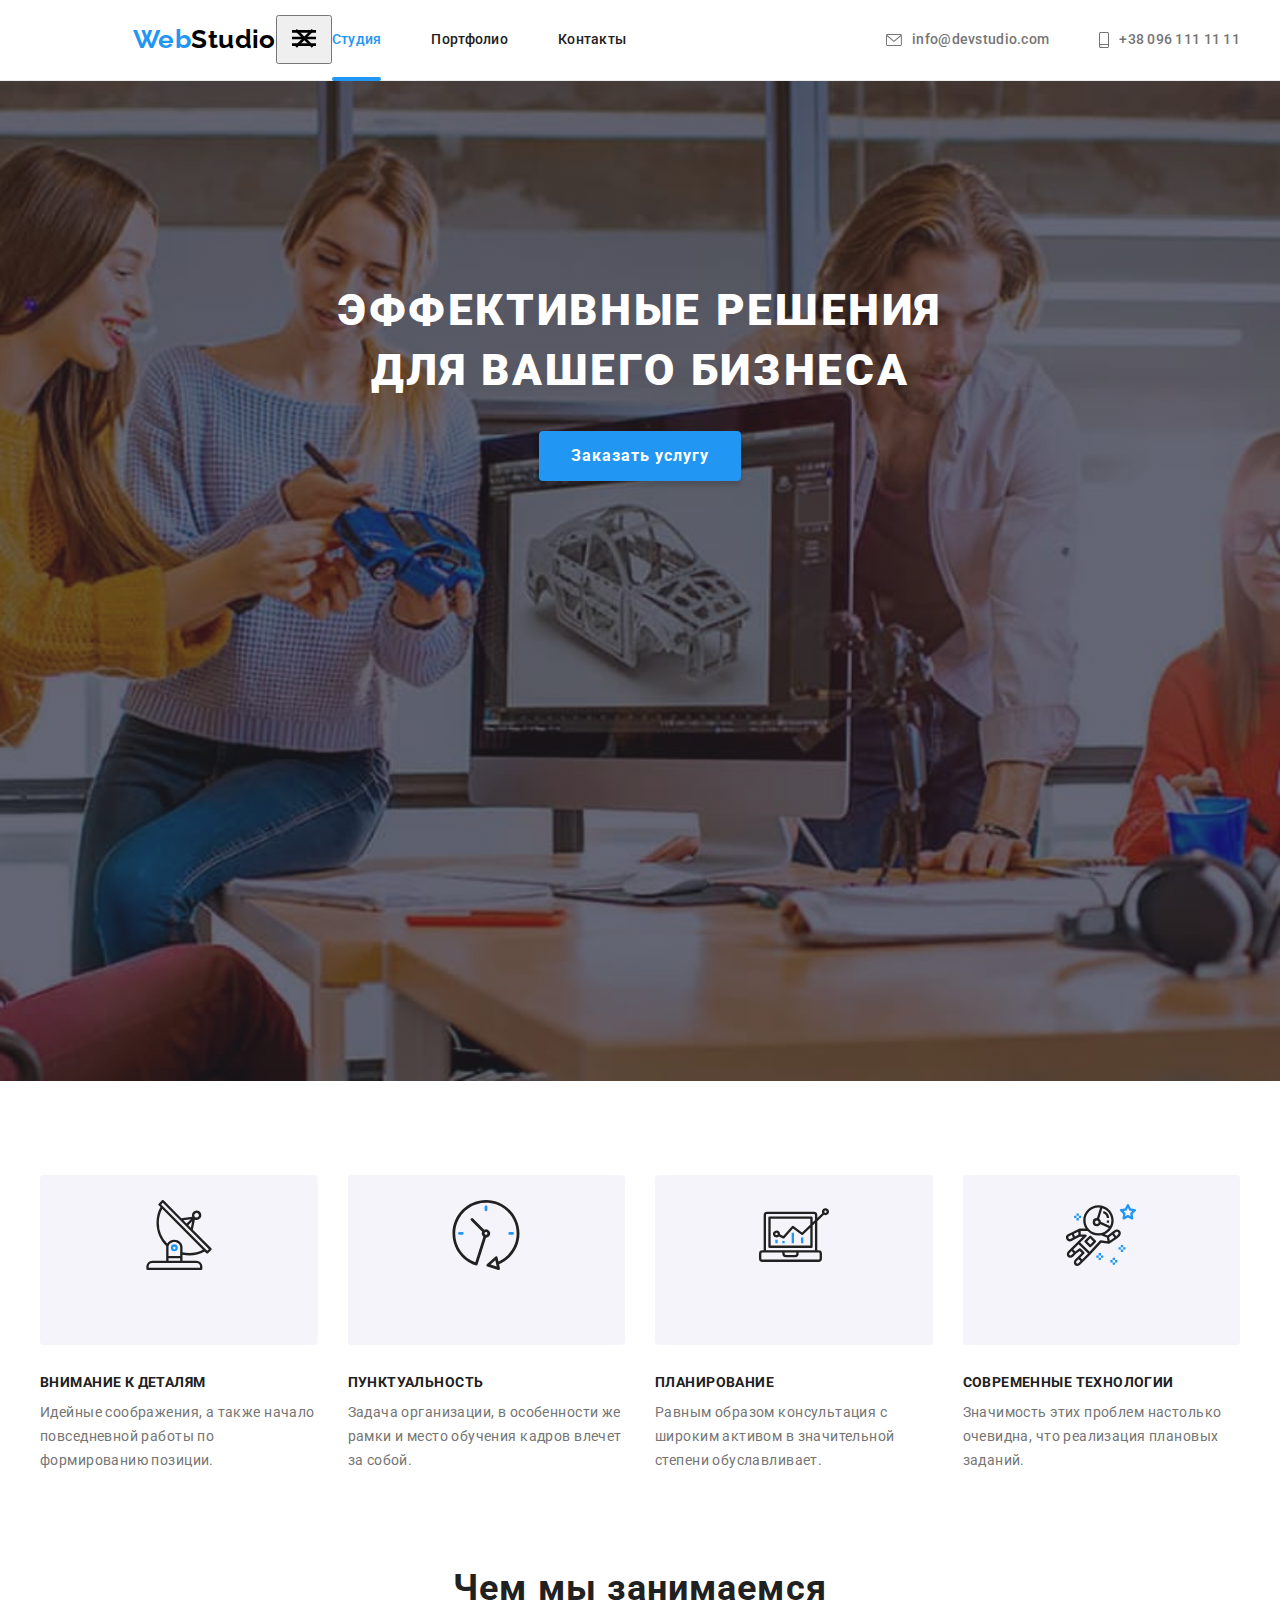
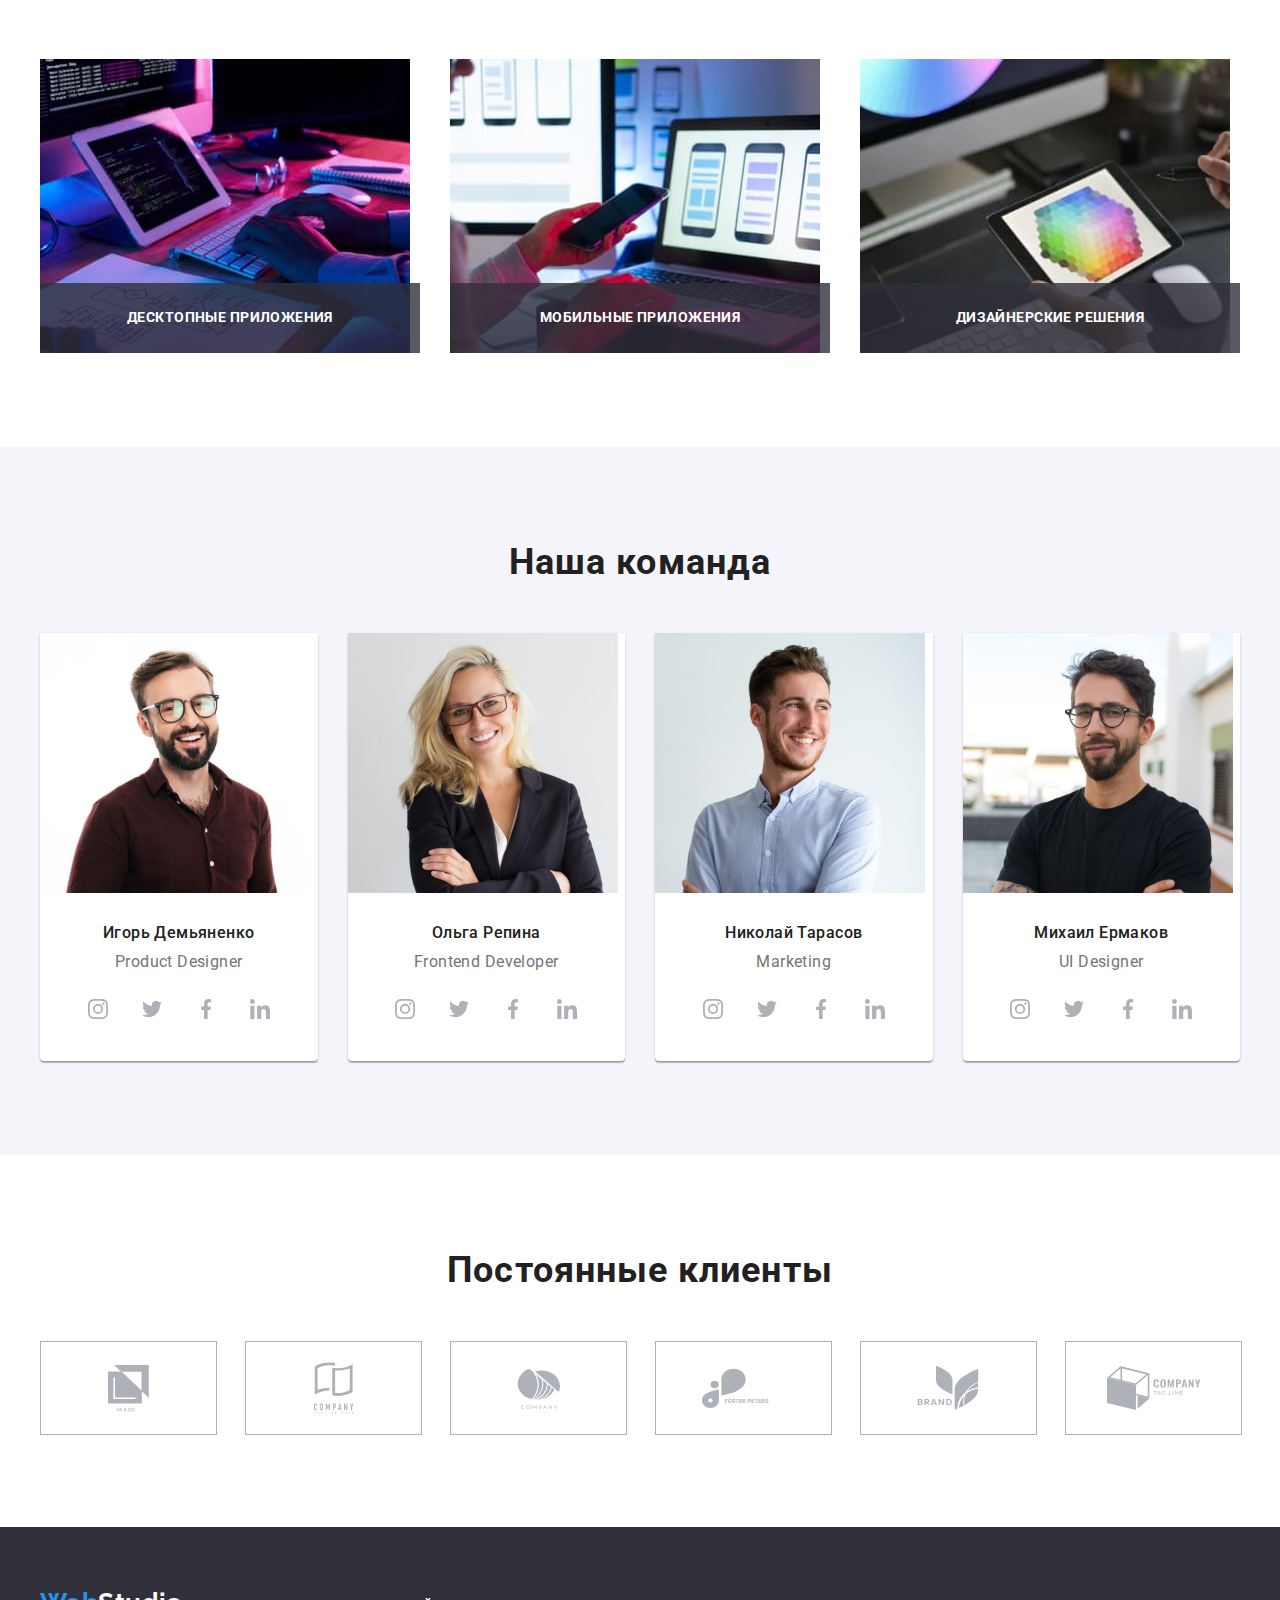
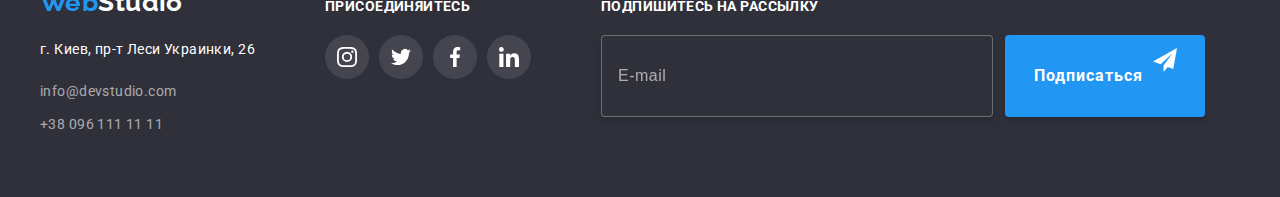
<file: index.html>
<!DOCTYPE html>
<html lang="ru">
  <head>
    <meta charset="UTF-8" />
    <meta http-equiv="X-UA-Compatible" content="IE=edge" />
    <meta name="viewport" content="width=device-width, initial-scale=1.0" />
    <title>Web Studio</title>
    <link rel="preconnect" href="https://fonts.gstatic.com" />
    <link
      href="https://fonts.googleapis.com/css2?family=Raleway:wght@700&family=Roboto:wght@400;500;700;900&display=swap"
      rel="stylesheet"
    />
    <link
      rel="stylesheet"
      href="https://cdnjs.cloudflare.com/ajax/libs/modern-normalize/1.0.0/modern-normalize.min.css"
      integrity="sha512-ISS7cAi1PEhQ8jnbJpJZMd29NlhNj4AWYyLOSp2CE/CsHxTCu+r+t0D2yoJudVrd0/8fTVPUVDzY5Tvli75u/g=="
      crossorigin="anonymous"
    />
    <link rel="stylesheet" href="./css/main.min.css" />
  </head>
  <body>
    <!--Шапка сайту-->
    <header class="page-header">
      <div class="container">
        <div class="page-header__wrap">
          <nav class="main-nav">
            <a href="./index.html" class="logo"
              ><span class="logo__accent">Web</span>Studio</a
            >
            <button
              type="button"
              class="menu-button is-open"
              aria-expanded="false"
              aria-controls="menu-container"
              data-menu-button
            >
              <svg
                width="40"
                height="40"
                aria-label="Переключатель мобильного меню"
              >
                <use class="icon-cross" href="./images/icons.svg#cross"></use>
                <use class="icon-menu" href="./images/icons.svg#menu"></use>
              </svg>
            </button>
            <ul class="main-nav__list">
              <li class="main-nav__item">
                <a
                  href="./index.html"
                  class="main-nav__link main-nav__link--current"
                  >Студия</a
                >
              </li>
              <li class="main-nav__item">
                <a href="./portfolio.html" class="main-nav__link">Портфолио</a>
              </li>
              <li class="main-nav__item">
                <a href="" class="main-nav__link">Контакты</a>
              </li>
            </ul>
          </nav>
          <!--Контакти-->
          <ul class="contacts-nav">
            <li class="contacts-nav__item">
              <a href="mailto:info@devstudio.com" class="contacts-nav__link">
                <svg class="contacts-nav__icon" width="16px" height="12px">
                  <use href="./images/icons.svg#icon-envelope"></use>
                </svg>
                info@devstudio.com
              </a>
            </li>
            <li class="contacts-nav__item">
              <a href="tel:+380961111111" class="contacts-nav__link">
                <svg class="contacts-nav__icon" width="10px" height="16px">
                  <use href="./images/icons.svg#icon-smartphone"></use>
                </svg>
                +38 096 111 11 11</a
              >
            </li>
          </ul>
        </div>
      </div>
    </header>
    <main>
      <!--Герой-->
      <section class="hero">
        <h1 class="hero__title">
          Эффективные решения <br />
          для вашего бизнеса
        </h1>
        <button type="button" class="button" data-modal-open>
          Заказать услугу
        </button>
      </section>
      <!--Переваги-->
      <section class="section advantages">
        <div class="container">
          <h2 class="visually-hidden">Наши преимущества</h2>
          <ul class="advantages__list">
            <li class="advantages__list-item">
              <div class="advantages__thumb">
                <svg class="advantages__icon" width="70px" height="70px">
                  <use href="./images/icons.svg#icon-antenna"></use>
                </svg>
              </div>
              <h3 class="advantages__list-title">Внимание к деталям</h3>
              <p class="advantages__list-text">
                Идейные соображения, а также начало повседневной работы по
                формированию позиции.
              </p>
            </li>
            <li class="advantages__list-item">
              <div class="advantages__thumb">
                <svg class="advantages__icon" width="70px" height="70px">
                  <use href="./images/icons.svg#icon-clock"></use>
                </svg>
              </div>
              <h3 class="advantages__list-title">Пунктуальность</h3>
              <p class="advantages__list-text">
                Задача организации, в особенности же рамки и место обучения
                кадров влечет за собой.
              </p>
            </li>
            <li class="advantages__list-item">
              <div class="advantages__thumb">
                <svg class="advantages__icon" width="70px" height="70px">
                  <use href="./images/icons.svg#icon-diagram"></use>
                </svg>
              </div>
              <h3 class="advantages__list-title">Планирование</h3>
              <p class="advantages__list-text">
                Равным образом консультация с широким активом в значительной
                степени обуславливает.
              </p>
            </li>
            <li class="advantages__list-item">
              <div class="advantages__thumb">
                <svg class="advantages__icon" width="70px" height="70px">
                  <use href="./images/icons.svg#icon-astronaut"></use>
                </svg>
              </div>
              <h3 class="advantages__list-title">Современные технологии</h3>
              <p class="advantages__list-text">
                Значимость этих проблем настолько очевидна, что реализация
                плановых заданий.
              </p>
            </li>
          </ul>
        </div>
      </section>
      <!--Чим займаємось-->
      <section class="works section">
        <div class="container">
          <h2 class="section__title">Чем мы занимаемся</h2>
          <ul class="works__list">
            <li class="works__list-item">
              <div class="works__thumb">
                <img
                  src="./images/example_1.jpg"
                  alt="Человек за комп'ютером"
                  width="370"
                />
                <div class="works__label">
                  <b class="works__title">Десктопные приложения</b>
                </div>
              </div>
            </li>
            <li class="works__list-item">
              <div class="works__thumb">
                <img
                  src="./images/example_2.jpg"
                  alt="Человек с телефоном в руке"
                  width="370"
                />
                <div class="works__label">
                  <b class="works__title">Мобильные приложения</b>
                </div>
              </div>
            </li>
            <li class="works__list-item">
              <div class="works__thumb">
                <img
                  src="./images/example_3.jpg"
                  alt="Планшет с изображением цветов"
                  width="370"
                />
                <div class="works__label">
                  <b class="works__title">Дизайнерские решения</b>
                </div>
              </div>
            </li>
          </ul>
        </div>
      </section>
      <!--Наша команда-->
      <section class="team section">
        <div class="container">
          <h2 class="section__title">Наша команда</h2>
          <ul class="team__list">
            <li class="team__list-item">
              <img
                class="team__photo"
                src="./images/employee_1.jpg"
                alt="Фото Игоря Демьяненко"
                width="270"
              />

              <h3 class="team__member">Игорь Демьяненко</h3>
              <p class="team__position">Product Designer</p>
              <ul class="social">
                <li class="social__list-item">
                  <a href="https://www.instagram.com/" class="social__link">
                    <svg class="social__icon" width="20px" height="20px">
                      <use href="./images/icons.svg#icon-instagram"></use>
                    </svg>
                  </a>
                </li>
                <li class="social__list-item">
                  <a href="https://twitter.com/?lang=uk" class="social__link">
                    <svg class="social__icon" width="20px" height="20px">
                      <use href="./images/icons.svg#icon-twitter"></use>
                    </svg>
                  </a>
                </li>
                <li class="social__list-item">
                  <a href="https://www.facebook.com/" class="social__link">
                    <svg class="social__icon" width="20px" height="20px">
                      <use href="./images/icons.svg#icon-facebook"></use>
                    </svg>
                  </a>
                </li>
                <li class="social__list-item">
                  <a href="https://www.linkedin.com/feed/" class="social__link">
                    <svg class="social__icon" width="20px" height="20px">
                      <use href="./images/icons.svg#icon-linkedin"></use>
                    </svg>
                  </a>
                </li>
              </ul>
            </li>
            <li class="team__list-item">
              <img
                class="team__photo"
                src="./images/employee_2.jpg"
                alt="Фото Ольги Репиной"
                width="270"
              />

              <h3 class="team__member">Ольга Репина</h3>
              <p class="team__position">Frontend Developer</p>
              <ul class="social">
                <li class="social__list-item">
                  <a href="https://www.instagram.com/" class="social__link">
                    <svg class="social__icon" width="20px" height="20px">
                      <use href="./images/icons.svg#icon-instagram"></use>
                    </svg>
                  </a>
                </li>
                <li class="social__list-item">
                  <a href="https://twitter.com/?lang=uk" class="social__link">
                    <svg class="social__icon" width="20px" height="20px">
                      <use href="./images/icons.svg#icon-twitter"></use>
                    </svg>
                  </a>
                </li>
                <li class="social__list-item">
                  <a href="https://www.facebook.com/" class="social__link">
                    <svg class="social__icon" width="20px" height="20px">
                      <use href="./images/icons.svg#icon-facebook"></use>
                    </svg>
                  </a>
                </li>
                <li class="social__list-item">
                  <a href="https://www.linkedin.com/feed/" class="social__link">
                    <svg class="social__icon" width="20px" height="20px">
                      <use href="./images/icons.svg#icon-linkedin"></use>
                    </svg>
                  </a>
                </li>
              </ul>
            </li>
            <li class="team__list-item">
              <img
                class="team__photo"
                src="./images/employee_3.jpg"
                alt="Фото Николая Тарасова"
                width="270"
              />

              <h3 class="team__member">Николай Тарасов</h3>
              <p class="team__position">Marketing</p>
              <ul class="social">
                <li class="social__list-item">
                  <a href="https://www.instagram.com/" class="social__link">
                    <svg class="social__icon" width="20px" height="20px">
                      <use href="./images/icons.svg#icon-instagram"></use>
                    </svg>
                  </a>
                </li>
                <li class="social__list-item">
                  <a href="https://twitter.com/?lang=uk" class="social__link">
                    <svg class="social__icon" width="20px" height="20px">
                      <use href="./images/icons.svg#icon-twitter"></use>
                    </svg>
                  </a>
                </li>
                <li class="social__list-item">
                  <a href="https://www.facebook.com/" class="social__link">
                    <svg class="social__icon" width="20px" height="20px">
                      <use href="./images/icons.svg#icon-facebook"></use>
                    </svg>
                  </a>
                </li>
                <li class="social__list-item">
                  <a href="https://www.linkedin.com/feed/" class="social__link">
                    <svg class="social__icon" width="20px" height="20px">
                      <use href="./images/icons.svg#icon-linkedin"></use>
                    </svg>
                  </a>
                </li>
              </ul>
            </li>
            <li class="team__list-item">
              <img
                class="team__photo"
                src="./images/employee_4.jpg"
                alt="Фото Михаила Ермакова"
                width="270"
              />

              <h3 class="team__member">Михаил Ермаков</h3>
              <p class="team__position">UI Designer</p>
              <ul class="social">
                <li class="social__list-item">
                  <a href="https://www.instagram.com/" class="social__link">
                    <svg class="social__icon" width="20px" height="20px">
                      <use href="./images/icons.svg#icon-instagram"></use>
                    </svg>
                  </a>
                </li>
                <li class="social__list-item">
                  <a href="https://twitter.com/?lang=uk" class="social__link">
                    <svg class="social__icon" width="20px" height="20px">
                      <use href="./images/icons.svg#icon-twitter"></use>
                    </svg>
                  </a>
                </li>
                <li class="social__list-item">
                  <a href="https://www.facebook.com/" class="social__link">
                    <svg class="social__icon" width="20px" height="20px">
                      <use href="./images/icons.svg#icon-facebook"></use>
                    </svg>
                  </a>
                </li>
                <li class="social__list-item">
                  <a href="https://www.linkedin.com/feed/" class="social__link">
                    <svg class="social__icon" width="20px" height="20px">
                      <use href="./images/icons.svg#icon-linkedin"></use>
                    </svg>
                  </a>
                </li>
              </ul>
            </li>
          </ul>
        </div>
      </section>
      <!-- Наші клієнти -->
      <section class="section clients">
        <div class="container">
          <h2 class="section__title">Постоянные клиенты</h2>
          <ul class="clients__list">
            <li class="clients__item">
              <a href="" class="clients__link">
                <svg class="clients__icon" width="41px" height="46.7px">
                  <use href="./images/icons.svg#icon-group-2"></use>
                </svg>
              </a>
            </li>
            <li class="clients__item">
              <a href="" class="clients__link">
                <svg class="clients__icon" width="40px" height="52px">
                  <use href="./images/icons.svg#icon-group-3"></use>
                </svg>
              </a>
            </li>
            <li class="clients__item">
              <a href="" class="clients__link">
                <svg class="clients__icon" width="43.46px" height="41.18px">
                  <use href="./images/icons.svg#icon-group"></use>
                </svg>
              </a>
            </li>
            <li class="clients__item">
              <a href="" class="clients__link">
                <svg class="clients__icon" width="84.44px" height="40.62px">
                  <use href="./images/icons.svg#icon-group-6"></use>
                </svg>
              </a>
            </li>
            <li class="clients__item">
              <a href="" class="clients__link">
                <svg class="clients__icon" width="62.54px" height="45.43px">
                  <use href="./images/icons.svg#icon-group-4"></use>
                </svg>
              </a>
            </li>
            <li class="clients__item">
              <a href="" class="clients__link">
                <svg class="clients__icon" width="93.79px" height="45.93px">
                  <use href="./images/icons.svg#icon-group-5"></use>
                </svg>
              </a>
            </li>
          </ul>
        </div>
      </section>
    </main>
    <!--Футер сайту-->
    <footer class="page-footer">
      <div class="container page-footer__container">
        <div class="page-footer__thumb">
          <a href="./index.html" class="logo page-footer__logo logo--inversion"
            ><span class="logo__accent">Web</span>Studio</a
          >
          <address class="page-footer__address">
            <p class="page-footer__address-text">
              г. Киев, пр-т Леси Украинки, 26
            </p>
            <a href="mailto:info@devstudio.com" class="page-footer__link">
              info@devstudio.com</a
            >
            <a href="tel:+380961111111" class="page-footer__link"
              >+38 096 111 11 11</a
            >
          </address>
        </div>
        <div class="page-footer__thumb">
          <b class="page-footer__subtitle">Присоединяйтесь</b>
          <ul class="social social--left">
            <li class="social__list-item">
              <a
                href="https://www.instagram.com/"
                class="social__link social__link--gray"
              >
                <svg class="social__icon" width="20px" height="20px">
                  <use href="./images/icons.svg#icon-instagram"></use>
                </svg>
              </a>
            </li>
            <li class="social__list-item">
              <a
                href="https://twitter.com/?lang=uk"
                class="social__link social__link--gray"
              >
                <svg class="social__icon" width="20px" height="20px">
                  <use href="./images/icons.svg#icon-twitter"></use>
                </svg>
              </a>
            </li>
            <li class="social__list-item">
              <a
                href="https://www.facebook.com/"
                class="social__link social__link--gray"
              >
                <svg class="social__icon" width="20px" height="20px">
                  <use href="./images/icons.svg#icon-facebook"></use>
                </svg>
              </a>
            </li>
            <li class="social__list-item">
              <a
                href="https://www.linkedin.com/feed/"
                class="social__link social__link--gray"
              >
                <svg class="social__icon" width="20px" height="20px">
                  <use href="./images/icons.svg#icon-linkedin"></use>
                </svg>
              </a>
            </li>
          </ul>
        </div>
        <div class="page-footer__form-container">
          <b class="page-footer__subtitle">Подпишитесь на рассылку</b>
          <form class="subscribe-form">
            <input
              type="email"
              name="email"
              placeholder="E-mail"
              class="subscribe-form__input"
              id="footer-email"
              autocomplete="off"
            />
            <button type="submit" class="button subscribe-form__button">
              Подписаться
              <svg class="subscribe-form__icon" width="24px" height="24px">
                <use href="./images/icons.svg#icon-send"></use>
              </svg>
            </button>
          </form>
        </div>
      </div>
    </footer>

    <!--Модальне вікно-->
    <div class="backdrop is-hidden" data-modal>
      <div class="modal">
        <button class="modal__button-close" data-modal-close>
          <svg class="modal__icon-close" width="18px" height="18px">
            <use href="./images/icons.svg#icon-close"></use>
          </svg>
        </button>
        <div
          class="modal__wrap"
          role="group"
          aria-labelby="contact-details-head"
        >
          <p class="modal__title" id="contact-details-head">
            Оставьте свои данные, мы вам перезвоним
          </p>
          <form name="contact-form" class="form">
            <div class="form__item">
              <label for="user-name" class="form__label">Имя </label>
              <input
                type="text"
                name="name"
                class="form__input"
                id="user-name"
              />
              <svg class="form__icon" width="18px" height="18px">
                <use href="./images/icons.svg#icon-person"></use>
              </svg>
            </div>
            <div class="form__item">
              <label for="user-tel" class="form__label">Телефон</label>
              <input type="tel" name="tel" class="form__input" id="user-tel" />
              <svg class="form__icon" width="18px" height="18px">
                <use href="./images/icons.svg#icon-phone"></use>
              </svg>
            </div>
            <div class="form__item">
              <label for="user-email" class="form__label">Почта</label>
              <input
                type="email"
                name="email"
                class="form__input"
                id="user-email"
              />
              <svg class="form__icon" width="18px" height="18px">
                <use href="./images/icons.svg#icon-email"></use>
              </svg>
            </div>
            <div class="form__item">
              <label for="user-comment" class="form__label">Комментарий</label>
              <textarea
                name="comment"
                placeholder="Введите текст"
                class="form__input-comment"
                id="user-comment"
              ></textarea>
            </div>

            <label class="form__field">
              <input
                class="form__checkbox"
                type="checkbox"
                name="agreement"
                required
              />
              <span class="form__check"></span>
              <svg class="form__icon-check" width="16" height="15">
                <use href="./images/icons.svg#icon-check"></use>
              </svg>
              <p class="form__field-label">
                Соглашаюсь с рассылкой и принимаю
                <a class="form__license-contract" href="">Условия договора</a>
              </p>
            </label>

            <div class="form__button-thumb">
              <button type="submit" class="button">Отправить</button>
            </div>
          </form>
        </div>
      </div>
    </div>
    <script src="./js/menu.js"></script>
    <script src="./js/modal.js"></script>
  </body>
</html>
</file>
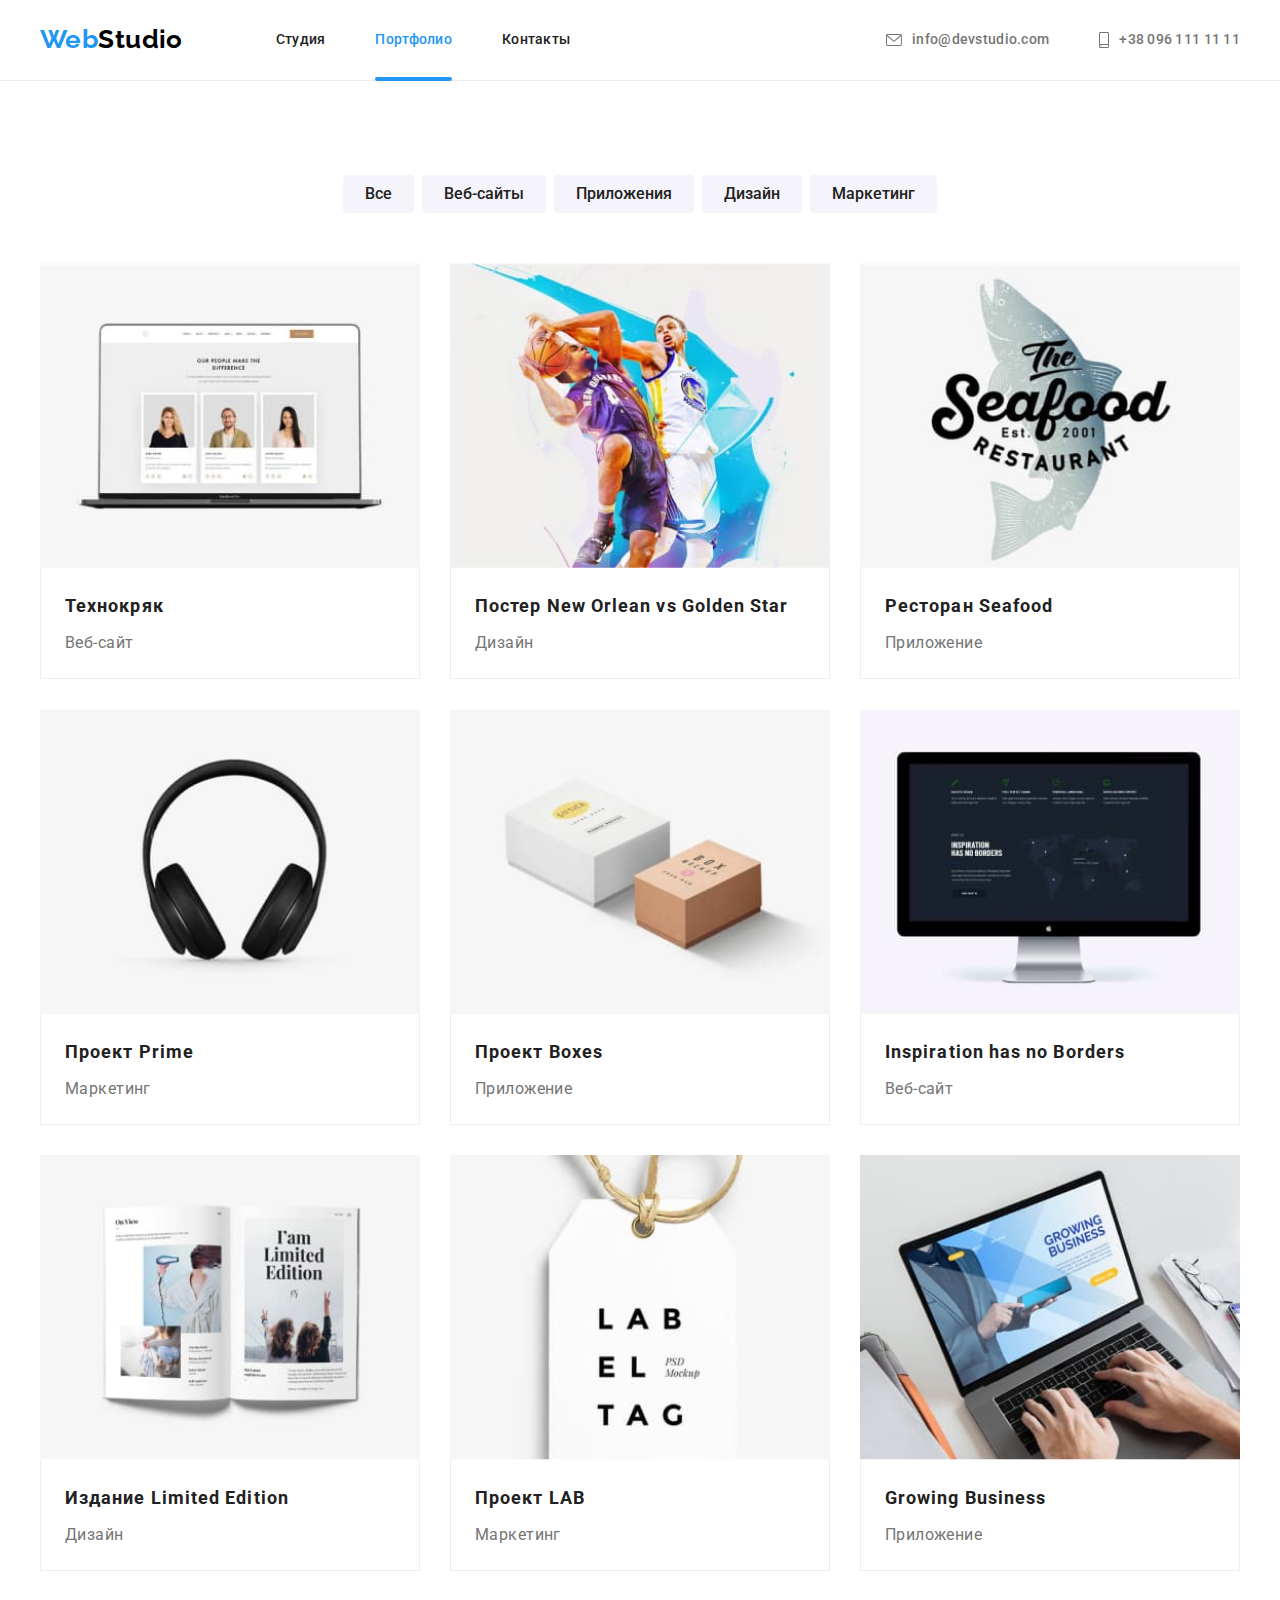
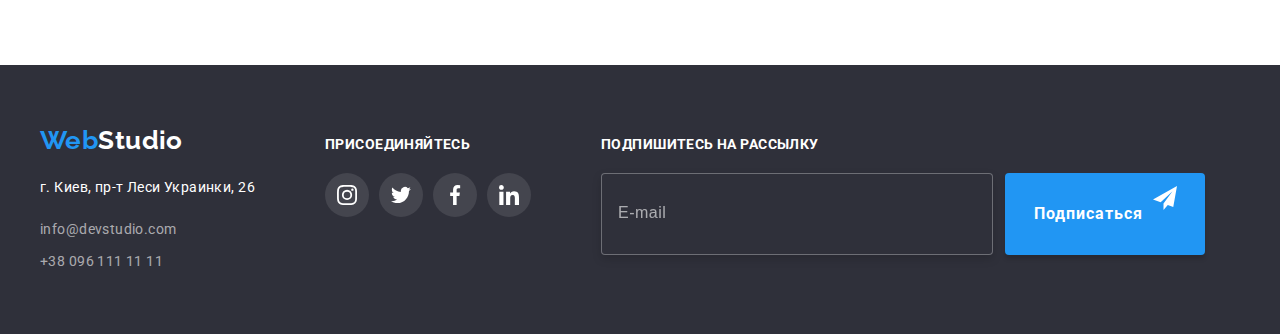
<file: portfolio.html>
<!DOCTYPE html>
<html lang="ru">
  <head>
    <meta charset="UTF-8" />
    <meta http-equiv="X-UA-Compatible" content="IE=edge" />
    <meta name="viewport" content="width=device-width, initial-scale=1.0" />
    <title>Portfolio</title>
    <link rel="preconnect" href="https://fonts.gstatic.com" />
    <link
      href="https://fonts.googleapis.com/css2?family=Raleway:wght@700&family=Roboto:wght@400;500;700;900&display=swap"
      rel="stylesheet"
    />
    <link
      rel="stylesheet"
      href="https://cdnjs.cloudflare.com/ajax/libs/modern-normalize/1.0.0/modern-normalize.min.css"
      integrity="sha512-ISS7cAi1PEhQ8jnbJpJZMd29NlhNj4AWYyLOSp2CE/CsHxTCu+r+t0D2yoJudVrd0/8fTVPUVDzY5Tvli75u/g=="
      crossorigin="anonymous"
    />
    <link rel="stylesheet" href="./css/main.min.css" />
  </head>
  <body class="page">
    <!--Шапка сайту-->
    <header class="page-header">
      <div class="container page-header__container">
        <div class="page-header__wrap">
          <a href="./index.html" class="logo page-header__logo"
            ><span class="logo__accent">Web</span>Studio</a
          >
          <div class="page-header__menu-wrap">
            <nav class="main-nav">
              <ul class="main-nav__list">
                <li class="main-nav__item">
                  <a href="./index.html" class="main-nav__link">Студия</a>
                </li>
                <li class="main-nav__item">
                  <a
                    href="./portfolio.html"
                    class="main-nav__link main-nav__link--current"
                    >Портфолио</a
                  >
                </li>
                <li class="main-nav__item">
                  <a href="" class="main-nav__link">Контакты</a>
                </li>
              </ul>
            </nav>
            <!-- Контакти -->
            <ul class="contacts-nav">
              <li class="contacts-nav__item">
                <a href="mailto:info@devstudio.com" class="contacts-nav__link">
                  <svg
                    class="contacts-nav__icon contacts-nav__icon--mail"
                    width="16px"
                    height="12px"
                  >
                    <use href="./images/icons.svg#icon-envelope"></use>
                  </svg>
                  info@devstudio.com
                </a>
              </li>
              <li class="contacts-nav__item">
                <a href="tel:+380961111111" class="contacts-nav__link">
                  <svg
                    class="contacts-nav__icon contacts-nav__icon--phone"
                    width="10px"
                    height="16px"
                  >
                    <use href="./images/icons.svg#icon-smartphone"></use>
                  </svg>
                  +38 096 111 11 11</a
                >
              </li>
            </ul>
          </div>
        </div>
        <button
          type="button"
          class="mobile-menu__btn"
          aria-label="Переключатель меню сайта"
          data-menu-button
        >
          <svg class="menu-btn__icon" width="40" height="40">
            <use
              class="menu-btn__icon-close"
              href="./images/icons.svg#icon-close"
            ></use>
            <use
              class="menu-btn__icon-menu"
              href="./images/icons.svg#icon-menu"
            ></use>
          </svg>
        </button>
      </div>

      <div class="mobile-menu" data-menu>
        <ul class="mobile-menu__list">
          <li class="mobile-menu__item">
            <a href="./index.html" class="mobile-menu__link">Студия</a>
          </li>
          <li class="mobile-menu__item">
            <a
              href="./portfolio.html"
              class="mobile-menu__link mobile-menu__link--current"
              >Портфолио</a
            >
          </li>
          <li class="mobile-menu__item">
            <a href="" class="mobile-menu__link">Контакты</a>
          </li>
        </ul>
        <ul class="mobile-menu__contacts">
          <li class="mobile-menu__contacts-item">
            <a
              href="tel:+380961111111"
              class="
                mobile-menu__contacts-link mobile-menu__contacts-link--accent
              "
            >
              +38 096 111 11 11</a
            >
          </li>
          <li class="mobile-menu__contacts-item">
            <a
              href="mailto:info@devstudio.com"
              class="mobile-menu__contacts-link"
            >
              info@devstudio.com
            </a>
          </li>
        </ul>
        <ul class="mobile-menu__socials">
          <li class="mobile-menu__social-item">
            <a href="http://instagram.com" class="mobile-menu__social-link"
              >Instagram</a
            >
          </li>
          <li class="mobile-menu__social-item">
            <a href="http://twitter.com" class="mobile-menu__social-link"
              >Twitter</a
            >
          </li>
          <li class="mobile-menu__social-item">
            <a href="http://facebook.com" class="mobile-menu__social-link"
              >Facebook</a
            >
          </li>
          <li class="mobile-menu__social-item">
            <a href="http://linkedin.com" class="mobile-menu__social-link"
              >LinkedIn</a
            >
          </li>
        </ul>
      </div>
    </header>
    <!-- Фільтр послуг -->
    <main>
      <section class="portfolio section">
        <div class="container">
          <h1 class="visually-hidden">Портфолио</h1>
          <div class="portfolio__services">
            <ul class="portfolio__services-list">
              <li class="portfolio__service-item">
                <button type="button" class="service-button">Все</button>
              </li>
              <li class="portfolio__service-item">
                <button type="button" class="service-button">Веб-сайты</button>
              </li>
              <li class="portfolio__service-item">
                <button type="button" class="service-button">Приложения</button>
              </li>
              <li class="portfolio__service-item">
                <button type="button" class="service-button">Дизайн</button>
              </li>
              <li class="portfolio__service-item">
                <button type="button" class="service-button">Маркетинг</button>
              </li>
            </ul>
          </div>
          <!-- Список послуг -->
          <ul class="portfolio-cards">
            <li class="portfolio-cards__item">
              <a href="" class="portfolio-cards__link">
                <div class="portfolio-cards__thumb">
                  <p class="portfolio-cards__decription">
                    Технокряк это современная площадка распространения
                    коронавируса. Компании используют эту платформу для
                    цифрового шпионажа и атак на защищённые сервера конкурентов.
                  </p>
                  <img
                    class="portfolio-cards__image"
                    srcset="
                      ./images/portfolioimages/desktop.jpg    1x,
                      ./images/portfolioimages/desktop@2x.jpg 2x
                    "
                    src="./images/portfolioimages/desktop.jpg"
                    width="450"
                    height="294"
                    alt="Фото сайта Технокряк"
                  />
                </div>
                <div class="portfolio-cards__content">
                  <h2 class="portfolio-cards__item-title">Технокряк</h2>
                  <p class="portfolio-cards__item-text">Веб-сайт</p>
                </div>
              </a>
            </li>
            <li class="portfolio-cards__item">
              <a href="" class="portfolio-cards__link">
                <div class="portfolio-cards__thumb">
                  <p class="portfolio-cards__decription">
                    Технокряк это современная площадка распространения
                    коронавируса. Компании используют эту платформу для
                    цифрового шпионажа и атак на защищённые сервера конкурентов.
                  </p>
                  <img
                    class="portfolio-cards__image"
                    srcset="
                      ./images/portfolioimages/players.jpg    1x,
                      ./images/portfolioimages/players@2x.jpg 2x
                    "
                    src="./images/portfolioimages/players.jpg"
                    width="450"
                    height="294"
                    alt="Фото постера New Orlean vs Golden Star"
                  />
                </div>
                <div class="portfolio-cards__content">
                  <h2 class="portfolio-cards__item-title">
                    Постер New Orlean vs Golden Star
                  </h2>
                  <p class="portfolio-cards__item-text">Дизайн</p>
                </div>
              </a>
            </li>
            <li class="portfolio-cards__item">
              <a href="" class="portfolio-cards__link">
                <div class="portfolio-cards__thumb">
                  <p class="portfolio-cards__decription">
                    Технокряк это современная площадка распространения
                    коронавируса. Компании используют эту платформу для
                    цифрового шпионажа и атак на защищённые сервера конкурентов.
                  </p>
                  <img
                    class="portfolio-cards__image"
                    srcset="
                      ./images/portfolioimages/seafood.jpg    1x,
                      ./images/portfolioimages/seafood@2x.jpg 2x
                    "
                    src="./images/portfolioimages/seafood.jpg"
                    width="450"
                    height="294"
                    alt="Фото логотипа ресторана Seafood"
                  />
                </div>
                <div class="portfolio-cards__content">
                  <h2 class="portfolio-cards__item-title">Ресторан Seafood</h2>
                  <p class="portfolio-cards__item-text">Приложение</p>
                </div>
              </a>
            </li>
            <li class="portfolio-cards__item">
              <a href="" class="portfolio-cards__link">
                <div class="portfolio-cards__thumb">
                  <p class="portfolio-cards__decription">
                    Технокряк это современная площадка распространения
                    коронавируса. Компании используют эту платформу для
                    цифрового шпионажа и атак на защищённые сервера конкурентов.
                  </p>
                  <img
                    class="portfolio-cards__image"
                    srcset="
                      ./images/portfolioimages/headphone.jpg    1x,
                      ./images/portfolioimages/headphone@2x.jpg 2x
                    "
                    src="./images/portfolioimages/headphone.jpg"
                    width="450"
                    height="294"
                    alt="Фото проекта Prime"
                  />
                </div>
                <div class="portfolio-cards__content">
                  <h2 class="portfolio-cards__item-title">Проект Prime</h2>
                  <p class="portfolio-cards__item-text">Маркетинг</p>
                </div>
              </a>
            </li>
            <li class="portfolio-cards__item">
              <a href="" class="portfolio-cards__link">
                <div class="portfolio-cards__thumb">
                  <p class="portfolio-cards__decription">
                    Технокряк это современная площадка распространения
                    коронавируса. Компании используют эту платформу для
                    цифрового шпионажа и атак на защищённые сервера конкурентов.
                  </p>
                  <img
                    class="portfolio-cards__image"
                    srcset="
                      ./images/portfolioimages/box.jpg    1x,
                      ./images/portfolioimages/box@2x.jpg 2x
                    "
                    src="./images/portfolioimages/box.jpg"
                    width="450"
                    height="294"
                    alt="Фото проекта Boxes"
                  />
                </div>
                <div class="portfolio-cards__content">
                  <h2 class="portfolio-cards__item-title">Проект Boxes</h2>
                  <p class="portfolio-cards__item-text">Приложение</p>
                </div>
              </a>
            </li>
            <li class="portfolio-cards__item">
              <a href="" class="portfolio-cards__link">
                <div class="portfolio-cards__thumb">
                  <p class="portfolio-cards__decription">
                    Технокряк это современная площадка распространения
                    коронавируса. Компании используют эту платформу для
                    цифрового шпионажа и атак на защищённые сервера конкурентов.
                  </p>
                  <img
                    class="portfolio-cards__image"
                    srcset="
                      ./images/portfolioimages/monitor.jpg    1x,
                      ./images/portfolioimages/monitor@2x.jpg 2x
                    "
                    src="./images/portfolioimages/monitor.jpg"
                    width="450"
                    height="294"
                    alt="Фото сайта Inspiration has no Borders"
                  />
                </div>
                <div class="portfolio-cards__content">
                  <h2 class="portfolio-cards__item-title">
                    Inspiration has no Borders
                  </h2>
                  <p class="portfolio-cards__item-text">Веб-сайт</p>
                </div>
              </a>
            </li>
            <li class="portfolio-cards__item">
              <a href="" class="portfolio-cards__link">
                <div class="portfolio-cards__thumb">
                  <p class="portfolio-cards__decription">
                    Технокряк это современная площадка распространения
                    коронавируса. Компании используют эту платформу для
                    цифрового шпионажа и атак на защищённые сервера конкурентов.
                  </p>
                  <img
                    class="portfolio-cards__image"
                    srcset="
                      ./images/portfolioimages/book.jpg    1x,
                      ./images/portfolioimages/book@2x.jpg 2x
                    "
                    src="./images/portfolioimages/book.jpg"
                    width="450"
                    height="294"
                    alt="Фото издания Limited Edition"
                  />
                </div>
                <div class="portfolio-cards__content">
                  <h2 class="portfolio-cards__item-title">
                    Издание Limited Edition
                  </h2>
                  <p class="portfolio-cards__item-text">Дизайн</p>
                </div>
              </a>
            </li>
            <li class="portfolio-cards__item">
              <a href="" class="portfolio-cards__link">
                <div class="portfolio-cards__thumb">
                  <p class="portfolio-cards__decription">
                    Технокряк это современная площадка распространения
                    коронавируса. Компании используют эту платформу для
                    цифрового шпионажа и атак на защищённые сервера конкурентов.
                  </p>
                  <img
                    class="portfolio-cards__image"
                    srcset="
                      ./images/portfolioimages/label.jpg    1x,
                      ./images/portfolioimages/label@2x.jpg 2x
                    "
                    src="./images/portfolioimages/label.jpg"
                    width="450"
                    height="294"
                    alt="Фото проекта LAB"
                  />
                </div>
                <div class="portfolio-cards__content">
                  <h2 class="portfolio-cards__item-title">Проект LAB</h2>
                  <p class="portfolio-cards__item-text">Маркетинг</p>
                </div>
              </a>
            </li>
            <li class="portfolio-cards__item">
              <a href="" class="portfolio-cards__link">
                <div class="portfolio-cards__thumb">
                  <p class="portfolio-cards__decription">
                    Технокряк это современная площадка распространения
                    коронавируса. Компании используют эту платформу для
                    цифрового шпионажа и атак на защищённые сервера конкурентов.
                  </p>
                  <img
                    class="portfolio-cards__image"
                    srcset="
                      ./images/portfolioimages/notebook.jpg    1x,
                      ./images/portfolioimages/notebook@2x.jpg 2x
                    "
                    src="./images/portfolioimages/notebook.jpg"
                    width="450"
                    height="294"
                    alt="Фото приложения Growing Business"
                  />
                </div>
                <div class="portfolio-cards__content">
                  <h2 class="portfolio-cards__item-title">Growing Business</h2>
                  <p class="portfolio-cards__item-text">Приложение</p>
                </div>
              </a>
            </li>
          </ul>
        </div>
      </section>
    </main>
    <!--Футер сайту-->
    <footer class="page-footer">
      <div class="container page-footer__container">
        <div class="page-footer__thumb">
          <a href="./index.html" class="logo page-footer__logo logo--inversion"
            ><span class="logo__accent">Web</span>Studio</a
          >
          <address class="page-footer__address">
            <p class="page-footer__address-text">
              г. Киев, пр-т Леси Украинки, 26
            </p>
            <a href="mailto:info@devstudio.com" class="page-footer__link">
              info@devstudio.com</a
            >
            <a href="tel:+380961111111" class="page-footer__link"
              >+38 096 111 11 11</a
            >
          </address>
        </div>
        <div class="page-footer__thumb">
          <b class="page-footer__subtitle">Присоединяйтесь</b>
          <ul class="social social--left">
            <li class="social__list-item">
              <a
                href="https://www.instagram.com/"
                class="social__link social__link--gray"
              >
                <svg class="social__icon" width="20px" height="20px">
                  <use href="./images/icons.svg#icon-instagram"></use>
                </svg>
              </a>
            </li>
            <li class="social__list-item">
              <a
                href="https://twitter.com/?lang=uk"
                class="social__link social__link--gray"
              >
                <svg class="social__icon" width="20px" height="20px">
                  <use href="./images/icons.svg#icon-twitter"></use>
                </svg>
              </a>
            </li>
            <li class="social__list-item">
              <a
                href="https://www.facebook.com/"
                class="social__link social__link--gray"
              >
                <svg class="social__icon" width="20px" height="20px">
                  <use href="./images/icons.svg#icon-facebook"></use>
                </svg>
              </a>
            </li>
            <li class="social__list-item">
              <a
                href="https://www.linkedin.com/feed/"
                class="social__link social__link--gray"
              >
                <svg class="social__icon" width="20px" height="20px">
                  <use href="./images/icons.svg#icon-linkedin"></use>
                </svg>
              </a>
            </li>
          </ul>
        </div>
        <div class="page-footer__form-container">
          <b class="page-footer__subtitle page-footer__subtitle--last"
            >Подпишитесь на рассылку</b
          >
          <form class="subscribe-form">
            <input
              type="email"
              name="email"
              placeholder="E-mail"
              class="subscribe-form__input"
              id="footer-email"
              autocomplete="off"
            />
            <button type="submit" class="button subscribe-form__button">
              Подписаться
              <svg class="subscribe-form__icon" width="24px" height="24px">
                <use href="./images/icons.svg#icon-send"></use>
              </svg>
            </button>
          </form>
        </div>
      </div>
    </footer>
    <script src="./js/menu.js"></script>
  </body>
</html>
</file>
<file: css/main.min.css>
.logo,.contacts-nav__link,.page-footer__link,.mobile-menu__link,.mobile-menu__contacts-link,.mobile-menu__contacts-link--accent,.mobile-menu__social-link{text-decoration:none}.main-nav__list,.contacts-nav,.advantages__list,.works__list,.team__list,.social,.clients__list,.mobile-menu__list,.mobile-menu__contacts,.mobile-menu__socials,.portfolio__services-list,.portfolio-cards{list-style:none;margin:0;padding:0}.main-nav,.works__label,.clients__list,.clients__link,.mobile-menu__btn{display:-webkit-box;display:-ms-flexbox;display:flex;-webkit-box-pack:center;-ms-flex-pack:center;justify-content:center;-webkit-box-align:center;-ms-flex-align:center;align-items:center}body{background-color:#fff;color:#212121;font-family:Roboto, sans-serif;font-weight:400;letter-spacing:0.03em;font-size:14px;margin:0}h1,h2,h3,h4,h5,h6,p,ul{margin:0}img{display:block;max-width:100%;height:auto}.container{width:100%;padding-left:15px;padding-right:15px}@media screen and (min-width: 480px){.container{max-width:480px;margin-left:auto;margin-right:auto}}@media screen and (min-width: 768px){.container{max-width:768px}}@media screen and (min-width: 1200px){.container{max-width:1200px}}.list{margin:0;padding:0;list-style:none}.visually-hidden{position:absolute !important;clip:rect(1px 1px 1px 1px);clip:rect(1px, 1px, 1px, 1px);padding:0 !important;border:0 !important;height:1px !important;width:1px !important;overflow:hidden}.page-header{border-bottom:1px solid #ececec;position:relative}.page-header__container{z-index:1}.page-header__wrap{display:-webkit-box;display:-ms-flexbox;display:flex;-webkit-box-align:center;-ms-flex-align:center;align-items:center;-webkit-box-pack:justify;-ms-flex-pack:justify;justify-content:space-between}.page-header__menu-wrap{display:-webkit-box;display:-ms-flexbox;display:flex;-webkit-box-align:center;-ms-flex-align:center;align-items:center;-webkit-box-pack:justify;-ms-flex-pack:justify;justify-content:space-between;-webkit-box-flex:1;-ms-flex-positive:1;flex-grow:1}@media screen and (max-width: 767px){.page-header__menu-wrap{display:none}}.logo{padding-top:24px;padding-bottom:25px;color:#000;text-decoration:none;font-family:Raleway, sans-serif;font-weight:700;font-size:26px;line-height:1.19}.logo__accent{color:#2196f3}.logo--inversion{color:#fff}@media screen and (max-width: 1199px){.logo{font-size:24px}}@media screen and (min-width: 768px){.main-nav{margin-left:88px}}@media screen and (min-width: 1200px){.main-nav{margin-left:93px}}.main-nav__list{display:-webkit-box;display:-ms-flexbox;display:flex;font-weight:500;line-height:1.14;letter-spacing:0.02em}.main-nav__item:not(:last-child){margin-right:50px}.main-nav__link{display:inline-block;padding-top:32px;padding-bottom:32px;color:#212121;text-decoration:none;-webkit-transition:color 250ms cubic-bezier(0.4, 0, 0.2, 1);transition:color 250ms cubic-bezier(0.4, 0, 0.2, 1)}.main-nav__link:hover,.main-nav__link:focus{color:#2196f3}.main-nav__link--current{position:relative;display:inline-block;color:#2196f3;-webkit-transition:color 250ms cubic-bezier(0.4, 0, 0.2, 1);transition:color 250ms cubic-bezier(0.4, 0, 0.2, 1)}.main-nav__link--current::after{position:absolute;display:block;content:'';height:4px;width:100%;background-color:#2196f3;left:0;bottom:0;border-radius:2px;bottom:-1px}.contacts-nav{display:-webkit-box;display:-ms-flexbox;display:flex;margin-left:auto;font-weight:500;line-height:1.14;letter-spacing:0.02em}@media screen and (max-width: 1199px){.contacts-nav{-webkit-box-orient:vertical;-webkit-box-direction:normal;-ms-flex-direction:column;flex-direction:column;margin-left:84px}}@media screen and (min-width: 1200px){.contacts-nav__item:not(:last-child){margin-right:50px}}.contacts-nav__link{display:-webkit-box;display:-ms-flexbox;display:flex;-webkit-box-align:center;-ms-flex-align:center;align-items:center;padding-top:32px;padding-bottom:32px;color:#757575;font-style:normal;text-decoration:none;-webkit-transition:color 250ms cubic-bezier(0.4, 0, 0.2, 1);transition:color 250ms cubic-bezier(0.4, 0, 0.2, 1)}@media screen and (max-width: 1199px){.contacts-nav__link{padding-top:5px;padding-bottom:5px;font-size:12px;line-height:1.17}}.contacts-nav__link:hover,.contacts-nav__link:focus{color:#2196f3}.contacts-nav__icon{fill:currentColor;margin-right:10px}@media screen and (max-width: 1199px){.contacts-nav__icon{margin-right:8px}.contacts-nav__icon--mail{width:14px;height:10px}.contacts-nav__icon--phone{width:10px;height:14px}}.contacts-nav__icon:hover,.contacts-nav__icon:focus{fill:#2196f3}.section{padding-top:60px;padding-bottom:60px}@media screen and (min-width: 1200px){.section{padding-top:94px;padding-bottom:94px}}.section__title{margin-bottom:30px;font-weight:700;font-size:28px;line-height:1.17;text-align:center;letter-spacing:0.03em}@media screen and (min-width: 1200px){.section__title{margin-bottom:50px;font-size:36px}}.hero{max-width:1600px;min-height:400px;margin-left:auto;margin-right:auto;text-align:center;padding-top:118px;padding-bottom:118px;background-position:center;background-repeat:no-repeat;background-size:cover;background-color:#2f303a}@media screen and (max-width: 767px){.hero{background-image:-webkit-gradient(linear, left top, right top, from(rgba(47,48,58,0.4)), to(rgba(47,48,58,0.4))),url("../images/hero-mobile.jpg");background-image:linear-gradient(to right, rgba(47,48,58,0.4), rgba(47,48,58,0.4)),url("../images/hero-mobile.jpg")}}@media screen and (min-width: 768px){.hero{background-image:-webkit-gradient(linear, left top, right top, from(rgba(47,48,58,0.4)), to(rgba(47,48,58,0.4))),url("../images/hero-tablet.jpg");background-image:linear-gradient(to right, rgba(47,48,58,0.4), rgba(47,48,58,0.4)),url("../images/hero-tablet.jpg")}}@media screen and (min-width: 1200px){.hero{min-height:600px;padding-top:200px;padding-bottom:200px;background-image:-webkit-gradient(linear, left top, right top, from(rgba(47,48,58,0.4)), to(rgba(47,48,58,0.4))),url("../images/banner-photo.jpg");background-image:linear-gradient(to right, rgba(47,48,58,0.4), rgba(47,48,58,0.4)),url("../images/banner-photo.jpg")}}@media screen and (min-device-pixel-ratio: 2) and (max-width: 767px), screen and (-webkit-min-device-pixel-ratio: 2) and (max-width: 767px), screen and (min-resolution: 192dpi) and (max-width: 767px), screen and (min-resolution: 2dppx) and (max-width: 767px){.hero{background-image:-webkit-gradient(linear, left top, right top, from(rgba(47,48,58,0.4)), to(rgba(47,48,58,0.4))),url("../images/hero-mobile@2x.jpg");background-image:linear-gradient(to right, rgba(47,48,58,0.4), rgba(47,48,58,0.4)),url("../images/hero-mobile@2x.jpg");background-size:cover}}@media screen and (min-device-pixel-ratio: 2) and (min-width: 768px), screen and (-webkit-min-device-pixel-ratio: 2) and (min-width: 768px), screen and (min-resolution: 192dpi) and (min-width: 768px), screen and (min-resolution: 2dppx) and (min-width: 768px){.hero{background-image:-webkit-gradient(linear, left top, right top, from(rgba(47,48,58,0.4)), to(rgba(47,48,58,0.4))),url("../images/hero-tablet@2x.jpg");background-image:linear-gradient(to right, rgba(47,48,58,0.4), rgba(47,48,58,0.4)),url("../images/hero-tablet@2x.jpg");background-size:cover}}@media screen and (min-device-pixel-ratio: 2) and (min-width: 1200px), screen and (-webkit-min-device-pixel-ratio: 2) and (min-width: 1200px), screen and (min-resolution: 192dpi) and (min-width: 1200px), screen and (min-resolution: 2dppx) and (min-width: 1200px){.hero{background-image:-webkit-gradient(linear, left top, right top, from(rgba(47,48,58,0.4)), to(rgba(47,48,58,0.4))),url("../images/hero-desktop@2x.jpg");background-image:linear-gradient(to right, rgba(47,48,58,0.4), rgba(47,48,58,0.4)),url("../images/hero-desktop@2x.jpg");background-size:cover}}@media screen and (min-device-pixel-ratio: 3) and (max-width: 767px), screen and (-webkit-min-device-pixel-ratio: 3) and (max-width: 767px), screen and (min-resolution: 288dpi) and (max-width: 767px), screen and (min-resolution: 3dppx) and (max-width: 767px){.hero{background-image:-webkit-gradient(linear, left top, right top, from(rgba(47,48,58,0.4)), to(rgba(47,48,58,0.4))),url("../images/hero-mobile@3x.jpg");background-image:linear-gradient(to right, rgba(47,48,58,0.4), rgba(47,48,58,0.4)),url("../images/hero-mobile@3x.jpg");background-size:cover}}@media screen and (min-device-pixel-ratio: 3) and (min-width: 768px), screen and (-webkit-min-device-pixel-ratio: 3) and (min-width: 768px), screen and (min-resolution: 288dpi) and (min-width: 768px), screen and (min-resolution: 3dppx) and (min-width: 768px){.hero{background-image:-webkit-gradient(linear, left top, right top, from(rgba(47,48,58,0.4)), to(rgba(47,48,58,0.4))),url("../images/hero-tablet@3x.jpg");background-image:linear-gradient(to right, rgba(47,48,58,0.4), rgba(47,48,58,0.4)),url("../images/hero-tablet@3x.jpg");background-size:cover}}@media screen and (min-device-pixel-ratio: 3) and (min-width: 1200px), screen and (-webkit-min-device-pixel-ratio: 3) and (min-width: 1200px), screen and (min-resolution: 288dpi) and (min-width: 1200px), screen and (min-resolution: 3dppx) and (min-width: 1200px){.hero{background-image:-webkit-gradient(linear, left top, right top, from(rgba(47,48,58,0.4)), to(rgba(47,48,58,0.4))),url("../images/hero-desktop@3x.jpg");background-image:linear-gradient(to right, rgba(47,48,58,0.4), rgba(47,48,58,0.4)),url("../images/hero-desktop@3x.jpg");background-size:cover}}.hero__title{margin-top:0;margin-bottom:30px;color:#fff;font-weight:900;font-size:44px;line-height:1.36;letter-spacing:0.06em;text-transform:uppercase}@media screen and (max-width: 1199px){.hero__title{font-size:26px;line-height:1.6}}.button{display:inline-block;font-family:Roboto, sans-serif;color:#fff;background-color:#2196f3;border-color:#2196f3;font-weight:700;font-size:16px;line-height:1.87;letter-spacing:0.06em;cursor:pointer;min-width:200px;min-height:50px;border:none;border-radius:4px;padding:10px 32px;-webkit-box-shadow:0px 4px 4px rgba(0,0,0,0.15);box-shadow:0px 4px 4px rgba(0,0,0,0.15);-webkit-transition:background-color 250ms cubic-bezier(0.4, 0, 0.2, 1);transition:background-color 250ms cubic-bezier(0.4, 0, 0.2, 1)}.button:hover{background-color:#188ce8}.service-button{color:#212121;background-color:#f5f4fa;border-color:#f5f4fa;border:none;font-family:Roboto, sans-serif;font-weight:500;font-size:16px;line-height:1.62;text-align:center;cursor:pointer;border-radius:4px;padding:6px 22px;-webkit-transition:background-color 250ms cubic-bezier(0.4, 0, 0.2, 1),color 250ms cubic-bezier(0.4, 0, 0.2, 1),-webkit-box-shadow 250ms cubic-bezier(0.4, 0, 0.2, 1);transition:background-color 250ms cubic-bezier(0.4, 0, 0.2, 1),color 250ms cubic-bezier(0.4, 0, 0.2, 1),-webkit-box-shadow 250ms cubic-bezier(0.4, 0, 0.2, 1);transition:background-color 250ms cubic-bezier(0.4, 0, 0.2, 1),color 250ms cubic-bezier(0.4, 0, 0.2, 1),box-shadow 250ms cubic-bezier(0.4, 0, 0.2, 1);transition:background-color 250ms cubic-bezier(0.4, 0, 0.2, 1),color 250ms cubic-bezier(0.4, 0, 0.2, 1),box-shadow 250ms cubic-bezier(0.4, 0, 0.2, 1),-webkit-box-shadow 250ms cubic-bezier(0.4, 0, 0.2, 1)}.service-button:hover,.service-button:focus{color:#fff;background-color:#2196f3;-webkit-box-shadow:0px 3px 1px rgba(0,0,0,0.1),0px 1px 2px rgba(0,0,0,0.08),0px 2px 2px rgba(0,0,0,0.12);box-shadow:0px 3px 1px rgba(0,0,0,0.1),0px 1px 2px rgba(0,0,0,0.08),0px 2px 2px rgba(0,0,0,0.12)}@media screen and (min-width: 768px){.advantages__list{display:-webkit-box;display:-ms-flexbox;display:flex;-ms-flex-wrap:wrap;flex-wrap:wrap;margin:-15px}}@media screen and (min-width: 1200px){.advantages__list{margin:-15px}}.advantages__list-item{margin-bottom:30px}@media screen and (min-width: 768px){.advantages__list-item{width:calc((100% - 2 * 30px) / 2);margin:15px}}@media screen and (min-width: 1200px){.advantages__list-item{width:calc((100% - 4 * 30px) / 4);margin:15px}}.advantages__thumb{margin-bottom:30px;display:block;padding-top:25px;padding-bottom:25px;border-radius:4px;height:120px;text-align:center;background-color:#f5f4fa}.advantages__list-title{margin-top:0;margin-bottom:10px;font-weight:700;font-size:14px;line-height:1.14;text-transform:uppercase}@media screen and (max-width: 767px){.advantages__list-title{text-align:center}}.advantages__list-text{margin:0;padding:0;color:#757575;line-height:1.71}.advantages__section-title{margin-top:0px;margin-bottom:50px;font-weight:700;font-size:36px;line-height:1.17;text-align:center}.works{padding-top:0}@media screen and (max-width: 1199px){.works{display:none}}.works__list{display:-webkit-box;display:-ms-flexbox;display:flex}.works__list-item{-ms-flex-preferred-size:calc(100% / 3);flex-basis:calc(100% / 3);margin-right:30px}.works__list-item:last-child{margin-right:0}.works__thumb{position:relative}.works__label{position:absolute;bottom:0;right:0;min-width:100%;height:70px;background-color:rgba(47,48,58,0.8)}.works__title{font-weight:700;font-size:14px;line-height:1.14;text-align:center;letter-spacing:0.03em;text-transform:uppercase;color:#fff}.team{background-color:#f5f4fa}@media screen and (min-width: 768px){.team__list{display:-webkit-box;display:-ms-flexbox;display:flex;-ms-flex-wrap:wrap;flex-wrap:wrap;margin:-15px}}@media screen and (min-width: 1200px){.team__list{margin:-15px}}.team__list-item{margin-bottom:30px;background:#fff;-webkit-box-shadow:0px 1px 3px rgba(0,0,0,0.12),0px 1px 1px rgba(0,0,0,0.14),0px 2px 1px rgba(0,0,0,0.2);box-shadow:0px 1px 3px rgba(0,0,0,0.12),0px 1px 1px rgba(0,0,0,0.14),0px 2px 1px rgba(0,0,0,0.2);border-radius:0px 0px 4px 4px}@media screen and (min-width: 768px){.team__list-item{width:calc((100% - 2 * 30px) / 2);margin:15px}}@media screen and (min-width: 1200px){.team__list-item{width:calc((100% - 4 * 30px) / 4);margin:15px}}.team__photo{margin-bottom:30px}.team__member{margin-top:0px;margin-bottom:10px;font-weight:500;font-size:16px;line-height:1.19;text-align:center}.team__position{margin-top:0px;margin-bottom:16px;font-size:16px;line-height:1.19;text-align:center;color:#757575}.social{display:-webkit-box;display:-ms-flexbox;display:flex;-webkit-box-pack:center;-ms-flex-pack:center;justify-content:center;padding:0;padding-bottom:30px}.social--left{-webkit-box-pack:start;-ms-flex-pack:start;justify-content:flex-start}@media screen and (max-width: 767px){.social--left{-webkit-box-pack:center;-ms-flex-pack:center;justify-content:center}}.social__list-item:not(:first-child){margin-left:10px}.social__link{width:44px;height:44px;display:-webkit-inline-box;display:-ms-inline-flexbox;display:inline-flex;-webkit-box-pack:center;-ms-flex-pack:center;justify-content:center;-webkit-box-align:center;-ms-flex-align:center;align-items:center;color:#afb1b8;border-radius:50%;-webkit-transition:color 250ms cubic-bezier(0.4, 0, 0.2, 1),background-color 250ms cubic-bezier(0.4, 0, 0.2, 1);transition:color 250ms cubic-bezier(0.4, 0, 0.2, 1),background-color 250ms cubic-bezier(0.4, 0, 0.2, 1)}.social__link:hover,.social__link:focus{color:#fff;background-color:#2196f3}.social__link--gray{color:#fff;background-color:rgba(255,255,255,0.1)}.social__icon{fill:currentColor}.social__icon:hover,.social__icon:focus{fill:#fff}.clients__list{-ms-flex-wrap:wrap;flex-wrap:wrap;margin:-15px;text-decoration:none}.clients__item{border-radius:4px;color:#afb1b8;-ms-flex-preferred-size:calc((100% - 4 * 15px) / 2);flex-basis:calc((100% - 4 * 15px) / 2);height:92px;margin:15px}@media screen and (min-width: 768px){.clients__item{-ms-flex-preferred-size:calc((100% - 6 * 15px) / 3);flex-basis:calc((100% - 6 * 15px) / 3)}}@media screen and (min-width: 1200px){.clients__item{-ms-flex-preferred-size:calc((100% - 12 * 15px) / 6);flex-basis:calc((100% - 12 * 15px) / 6)}}.clients__link{width:100%;height:100%;border:1px solid #afb1b8;color:#afb1b8;-webkit-transition:color 250ms cubic-bezier(0.4, 0, 0.2, 1),border-color 250ms cubic-bezier(0.4, 0, 0.2, 1);transition:color 250ms cubic-bezier(0.4, 0, 0.2, 1),border-color 250ms cubic-bezier(0.4, 0, 0.2, 1)}@media screen and (min-width: 480px){.clients__link{display:-webkit-box;display:-ms-flexbox;display:flex;-webkit-box-pack:center;-ms-flex-pack:center;justify-content:center;-webkit-box-align:center;-ms-flex-align:center;align-items:center}}.clients__link:hover,.clients__link:focus{color:#2196f3;border-color:#2196f3}.clients__icon{fill:currentColor}.clients__icon:hover,.clients__icon:focus{color:#2196f3}.page-footer{background-color:#2f303a;padding-top:60px;padding-bottom:60px}@media screen and (max-width: 767px){.page-footer__container{text-align:center}}@media screen and (min-width: 768px){.page-footer__container{display:-webkit-box;display:-ms-flexbox;display:flex;-ms-flex-pack:distribute;justify-content:space-around;-ms-flex-wrap:wrap;flex-wrap:wrap}}@media screen and (min-width: 1200px){.page-footer__container{display:-webkit-box;display:-ms-flexbox;display:flex;-ms-flex-wrap:nowrap;flex-wrap:nowrap;-webkit-box-align:baseline;-ms-flex-align:baseline;align-items:baseline}}@media screen and (max-width: 1199px){.page-footer__thumb{margin-bottom:60px;text-align:center}}@media screen and (min-width: 1200px){.page-footer__thumb{display:inline-block;margin-right:70px}}.page-footer__logo{display:inline-block;margin-bottom:20px;padding:0}.page-footer__address{display:-webkit-box;display:-ms-flexbox;display:flex;-webkit-box-orient:vertical;-webkit-box-direction:normal;-ms-flex-direction:column;flex-direction:column;font-style:inherit}.page-footer__address-text{color:#fff;font-style:normal;line-height:1.71;margin-bottom:9px}.page-footer__link{margin-top:9px;color:rgba(255,255,255,0.6);font-style:normal;font-size:14px;line-height:1.71;text-decoration:inherit;-webkit-transition:color 250ms cubic-bezier(0.4, 0, 0.2, 1);transition:color 250ms cubic-bezier(0.4, 0, 0.2, 1)}.page-footer__link:hover,.page-footer__link:focus{color:#2196f3}.page-footer__subtitle{display:block;margin-bottom:20px;font-weight:700;font-size:14px;line-height:1.14;letter-spacing:0.03em;text-transform:uppercase;color:#fff}@media screen and (max-width: 1199px){.page-footer__subtitle{text-align:center}}.page-footer__form-container{-webkit-box-flex:2;-ms-flex-positive:2;flex-grow:2}@media screen and (max-width: 1199px){.subscribe-form{text-align:center;-webkit-box-orient:vertical;-webkit-box-direction:normal;-ms-flex-direction:column;flex-direction:column;-webkit-box-align:center;-ms-flex-align:center;align-items:center}}@media screen and (min-width: 1200px){.subscribe-form{display:-webkit-box;display:-ms-flexbox;display:flex}}.subscribe-form__input{width:100%;height:50px;padding:15px 16px;margin-bottom:20px;height:50px;margin-right:12px;border:1px solid rgba(255,255,255,0.3);-webkit-filter:drop-shadow(0px 4px 4px rgba(0,0,0,0.15));filter:drop-shadow(0px 4px 4px rgba(0,0,0,0.15));border-radius:4px;color:#fff;background-color:#2f303a}@media screen and (min-width: 1200px){.subscribe-form__input{width:358px;margin-right:12px;margin-bottom:0}}.subscribe-form__input::-webkit-input-placeholder{font-weight:400;font-size:16px;line-height:1.25;display:-webkit-box;display:flex;-webkit-box-align:center;align-items:center;letter-spacing:0.03em;color:rgba(255,255,255,0.6)}.subscribe-form__input:-ms-input-placeholder{font-weight:400;font-size:16px;line-height:1.25;display:-ms-flexbox;display:flex;-ms-flex-align:center;align-items:center;letter-spacing:0.03em;color:rgba(255,255,255,0.6)}.subscribe-form__input::-ms-input-placeholder{font-weight:400;font-size:16px;line-height:1.25;display:-ms-flexbox;display:flex;-ms-flex-align:center;align-items:center;letter-spacing:0.03em;color:rgba(255,255,255,0.6)}.subscribe-form__input::placeholder{font-weight:400;font-size:16px;line-height:1.25;display:-webkit-box;display:-ms-flexbox;display:flex;-webkit-box-align:center;-ms-flex-align:center;align-items:center;letter-spacing:0.03em;color:rgba(255,255,255,0.6)}.subscribe-form__button{position:relative;padding-left:29px;padding-top:10px;padding-bottom:10px;padding-right:62px}.subscribe-form__icon{position:absolute;right:28px;top:13px;bottom:13px;fill:#fff}.backdrop{position:fixed;top:0;left:0;width:100%;height:100%;background-color:rgba(0,0,0,0.2);visibility:visible;z-index:12;opacity:1;overflow-y:scroll;-webkit-transition:opacity 250ms cubic-bezier(0.4, 0, 0.2, 1);transition:opacity 250ms cubic-bezier(0.4, 0, 0.2, 1)}.backdrop.is-hidden{opacity:0;pointer-events:none;visibility:hidden}.backdrop.is-hidden .modal{-webkit-transform:translate(-50%, -50%) scale(0.5);transform:translate(-50%, -50%) scale(0.5)}.modal{position:absolute;top:50%;left:50%;-webkit-transform:translate(-50%, -50%) scale(1);transform:translate(-50%, -50%) scale(1);width:calc(100% - 30px);max-width:528px;max-height:calc(100% - 30px);overflow-y:auto;background-color:#fff;-webkit-box-shadow:0px 1px 3px rgba(0,0,0,0.12),0px 1px 1px rgba(0,0,0,0.14),0px 2px 1px rgba(0,0,0,0.2);box-shadow:0px 1px 3px rgba(0,0,0,0.12),0px 1px 1px rgba(0,0,0,0.14),0px 2px 1px rgba(0,0,0,0.2);border-radius:4px;-webkit-transition:visibility 250ms cubic-bezier(0.4, 0, 0.2, 1),-webkit-transform 250ms cubic-bezier(0.4, 0, 0.2, 1);transition:visibility 250ms cubic-bezier(0.4, 0, 0.2, 1),-webkit-transform 250ms cubic-bezier(0.4, 0, 0.2, 1);transition:transform 250ms cubic-bezier(0.4, 0, 0.2, 1),visibility 250ms cubic-bezier(0.4, 0, 0.2, 1);transition:transform 250ms cubic-bezier(0.4, 0, 0.2, 1),visibility 250ms cubic-bezier(0.4, 0, 0.2, 1),-webkit-transform 250ms cubic-bezier(0.4, 0, 0.2, 1)}@media screen and (max-width: 1199px){.modal{max-width:450px}}.modal__button-close{position:absolute;width:30px;height:30px;display:-webkit-inline-box;display:-ms-inline-flexbox;display:inline-flex;-webkit-box-align:center;-ms-flex-align:center;align-items:center;top:8px;right:8px;background-color:#fff;border:1px solid rgba(0,0,0,0.1);border-radius:50%;-webkit-transition:fill 250ms cubic-bezier(0.4, 0, 0.2, 1);transition:fill 250ms cubic-bezier(0.4, 0, 0.2, 1);cursor:pointer}.modal__button-close:hover,.modal__button-close:focus{fill:#2196f3}.modal__wrap{display:-webkit-box;display:-ms-flexbox;display:flex;-webkit-box-orient:vertical;-webkit-box-direction:normal;-ms-flex-direction:column;flex-direction:column;padding-left:40px;padding-right:40px}.modal__title{margin-bottom:12px;padding-top:40px;font-weight:700;font-size:20px;line-height:1.15;text-align:center;letter-spacing:0.03em;color:#212121}.form__item{position:relative;display:-webkit-box;display:-ms-flexbox;display:flex;-webkit-box-orient:vertical;-webkit-box-direction:normal;-ms-flex-direction:column;flex-direction:column;margin-bottom:10px}.form__label{margin-bottom:4px;font-weight:400;font-size:12px;line-height:1.17;letter-spacing:0.01em;text-align:left;color:#757575}.form__input{height:40px;padding-left:42px;padding-right:12px;border:1px solid rgba(33,33,33,0.2);-webkit-box-sizing:border-box;box-sizing:border-box;border-radius:4px;-webkit-transition:border-color 250ms cubic-bezier(0.4, 0, 0.2, 1),fill 250ms cubic-bezier(0.4, 0, 0.2, 1);transition:border-color 250ms cubic-bezier(0.4, 0, 0.2, 1),fill 250ms cubic-bezier(0.4, 0, 0.2, 1)}.form__input:hover,.form__input:focus{border-color:#2196f3;cursor:pointer;outline:none}.form__input:hover+.form__icon,.form__input:focus+.form__icon{fill:#2196f3}.form__icon{position:absolute;top:50%;left:12px;-webkit-transition:fill 250ms cubic-bezier(0.4, 0, 0.2, 1);transition:fill 250ms cubic-bezier(0.4, 0, 0.2, 1)}.form__input-comment{padding:12px 16px;margin-bottom:20px;height:120px;resize:none;border:1px solid rgba(33,33,33,0.2);-webkit-box-sizing:border-box;box-sizing:border-box;border-radius:4px}.form__input-comment:hover,.form__input-comment:focus{border-color:#2196f3;cursor:pointer;outline:none}.form__input-comment::-webkit-input-placeholder{font-family:Roboto;font-weight:400;font-size:12px;line-height:1.17;letter-spacing:0.01em;color:rgba(117,117,117,0.5)}.form__input-comment:-ms-input-placeholder{font-family:Roboto;font-weight:400;font-size:12px;line-height:1.17;letter-spacing:0.01em;color:rgba(117,117,117,0.5)}.form__input-comment::-ms-input-placeholder{font-family:Roboto;font-weight:400;font-size:12px;line-height:1.17;letter-spacing:0.01em;color:rgba(117,117,117,0.5)}.form__input-comment::placeholder{font-family:Roboto;font-weight:400;font-size:12px;line-height:1.17;letter-spacing:0.01em;color:rgba(117,117,117,0.5)}.form__field{display:-webkit-box;display:-ms-flexbox;display:flex;-webkit-box-align:center;-ms-flex-align:center;align-items:center;-webkit-box-orient:horizontal;-webkit-box-direction:normal;-ms-flex-direction:row;flex-direction:row;position:relative;-webkit-box-pack:center;-ms-flex-pack:center;justify-content:center;margin-bottom:30px}@media screen and (max-width: 1199px){.form__field{font-size:12px;line-height:1.16}}.form__checkbox{position:absolute;width:1px;height:1px;margin:-1px;border:0;padding:0;clip:rect(0 0 0 0);overflow:hidden}.form__check{display:inline-block;width:16px;height:15px;margin-right:8px;border:2px solid #212121;border-radius:2px}.form__icon-check{position:absolute;top:25%;left:12px;opacity:0;fill:#fff;-webkit-transition:opacity 250ms cubic-bezier(0.4, 0, 0.2, 1),scale 250ms cubic-bezier(0.4, 0, 0.2, 1);transition:opacity 250ms cubic-bezier(0.4, 0, 0.2, 1),scale 250ms cubic-bezier(0.4, 0, 0.2, 1)}.form__checkbox:checked+.form__check{border-color:transparent;background-color:#2196f3}.form__checkbox:checked ~ .form__icon-check{opacity:1;-webkit-transform:scale(1.2);transform:scale(1.2)}.form__field-label{margin-bottom:0;-webkit-box-align:center;-ms-flex-align:center;align-items:center;font-weight:400;font-size:12px;line-height:1.16;color:#757575}@media screen and (min-width: 1200px){.form__field-label{font-size:14px;line-height:1.71}}.form__license-contract{color:#2196f3;font-size:12px;line-height:1.16}.form__button-thumb{text-align:center;margin-bottom:40px}.mobile-menu{position:fixed;z-index:9;top:0;left:0;width:100%;height:100vh;display:-webkit-box;display:-ms-flexbox;display:flex;-webkit-box-orient:vertical;-webkit-box-direction:normal;-ms-flex-direction:column;flex-direction:column;-webkit-box-pack:justify;-ms-flex-pack:justify;justify-content:space-between;padding:48px 40px;overflow:auto;background-color:#fff;-webkit-transform:translateY(-100%);transform:translateY(-100%);-webkit-transition:-webkit-transform 250ms cubic-bezier(0.4, 0, 0.2, 1);transition:-webkit-transform 250ms cubic-bezier(0.4, 0, 0.2, 1);transition:transform 250ms cubic-bezier(0.4, 0, 0.2, 1);transition:transform 250ms cubic-bezier(0.4, 0, 0.2, 1), -webkit-transform 250ms cubic-bezier(0.4, 0, 0.2, 1)}@media screen and (max-width: 767px){.mobile-menu.is-open{-webkit-transform:translateY(0);transform:translateY(0)}}.mobile-menu__list{margin-bottom:64px}.mobile-menu__item:not(:last-child),.mobile-menu__contacts-item:not(:last-child){padding-bottom:32px}.mobile-menu__link{font-weight:500;font-size:40px;line-height:1.18;letter-spacing:0.02em;color:#212121;-webkit-transition:color 250ms cubic-bezier(0.4, 0, 0.2, 1);transition:color 250ms cubic-bezier(0.4, 0, 0.2, 1)}.mobile-menu__link:hover,.mobile-menu__link:focus{color:#2196f3}.mobile-menu__link--current{color:#2196f3}.mobile-menu__contacts{margin-bottom:64px;margin-top:auto}.mobile-menu__contacts-link{font-weight:500;font-size:24px;line-height:1.17;letter-spacing:0.02em;color:#757575}.mobile-menu__contacts-link--accent{font-size:34px;color:#2196f3}.mobile-menu__socials{display:-webkit-box;display:-ms-flexbox;display:flex;-webkit-box-align:center;-ms-flex-align:center;align-items:center}@media screen and (max-width: 454px){.mobile-menu__socials{-webkit-box-orient:vertical;-webkit-box-direction:normal;-ms-flex-direction:column;flex-direction:column;-webkit-box-align:start;-ms-flex-align:start;align-items:flex-start}}@media screen and (min-width: 455px){.mobile-menu__social-item:not(:last-child)::after{content:'';display:inline-block;margin-left:10px;margin-right:10px;height:22px;width:1px;vertical-align:middle;background-color:rgba(117,117,117,0.2)}}.mobile-menu__social-link{font-weight:500;font-size:18px;line-height:1.22;letter-spacing:0.02em;color:#2196f3}.mobile-menu__btn{position:absolute;top:18px;right:15px;z-index:10;width:40px;height:40px;padding:0;border:none;background-color:transparent;color:#000;cursor:pointer;-webkit-transition:color 250ms cubic-bezier(0.4, 0, 0.2, 1),opacity 250ms cubic-bezier(0.4, 0, 0.2, 1);transition:color 250ms cubic-bezier(0.4, 0, 0.2, 1),opacity 250ms cubic-bezier(0.4, 0, 0.2, 1)}@media screen and (min-width: 768px){.mobile-menu__btn{display:none}}.menu-btn__icon:hover,.menu-btn__icon:focus{fill:#2196f3}.is-open .menu-btn__icon-menu{display:none}.menu-btn__icon-close{display:none}.is-open .menu-btn__icon-close{display:block;visibility:visible}.portfolio__services{margin-bottom:40px}@media screen and (min-width: 768px){.portfolio__services{margin-bottom:30px}}@media screen and (min-width: 1200px){.portfolio__services{margin-bottom:50px}}.portfolio__services-list{display:-webkit-box;display:-ms-flexbox;display:flex;-webkit-box-align:center;-ms-flex-align:center;align-items:center;-ms-flex-wrap:wrap;flex-wrap:wrap;margin-left:-8px;margin-top:-15px}@media screen and (min-width: 768px){.portfolio__services-list{-webkit-box-pack:center;-ms-flex-pack:center;justify-content:center}}.portfolio__service-item{margin-left:8px;margin-top:15px}@media screen and (min-width: 768px){.portfolio-cards{display:-webkit-box;display:-ms-flexbox;display:flex;-ms-flex-wrap:wrap;flex-wrap:wrap;margin-left:-30px;margin-top:-30px}}.portfolio-cards__item{position:relative;-webkit-transition:-webkit-box-shadow 250ms cubic-bezier(0.4, 0, 0.2, 1);transition:-webkit-box-shadow 250ms cubic-bezier(0.4, 0, 0.2, 1);transition:box-shadow 250ms cubic-bezier(0.4, 0, 0.2, 1);transition:box-shadow 250ms cubic-bezier(0.4, 0, 0.2, 1), -webkit-box-shadow 250ms cubic-bezier(0.4, 0, 0.2, 1)}@media screen and (max-width: 767px){.portfolio-cards__item:not(:last-child){margin-bottom:30px}}@media screen and (min-width: 768px){.portfolio-cards__item{-ms-flex-preferred-size:calc((100% - 2 * 30px) / 2);flex-basis:calc((100% - 2 * 30px) / 2);margin-left:30px;margin-top:30px}}@media screen and (min-width: 1200px){.portfolio-cards__item{-ms-flex-preferred-size:calc((100% - 90px) / 3);flex-basis:calc((100% - 90px) / 3);margin-left:30px;margin-top:30px}}.portfolio-cards__item:hover,.portfolio-cards__item:focus{-webkit-box-shadow:0px 1px 1px rgba(0,0,0,0.12),0px 4px 4px rgba(0,0,0,0.06),1px 4px 6px rgba(0,0,0,0.16);box-shadow:0px 1px 1px rgba(0,0,0,0.12),0px 4px 4px rgba(0,0,0,0.06),1px 4px 6px rgba(0,0,0,0.16)}.portfolio-cards__link{color:inherit;text-decoration:none}.portfolio-cards__link:hover .portfolio-cards__thumb::before,.portfolio-cards__link:focus .portfolio-cards__thumb::before{opacity:1;-webkit-transform:translateY(0%);transform:translateY(0%)}.portfolio-cards__link:hover .portfolio-cards__decription{opacity:1;-webkit-transform:translateY(0%);transform:translateY(0%)}.portfolio-cards__thumb{position:relative;overflow:hidden}.portfolio-cards__thumb::before{position:absolute;display:inline-block;content:'';width:100%;height:100%;background-color:rgba(33,150,243,0.9);opacity:0;-webkit-transform:translateY(100%);transform:translateY(100%);-webkit-transition:opacity 250ms cubic-bezier(0.4, 0, 0.2, 1),-webkit-transform 250ms cubic-bezier(0.4, 0, 0.2, 1);transition:opacity 250ms cubic-bezier(0.4, 0, 0.2, 1),-webkit-transform 250ms cubic-bezier(0.4, 0, 0.2, 1);transition:transform 250ms cubic-bezier(0.4, 0, 0.2, 1),opacity 250ms cubic-bezier(0.4, 0, 0.2, 1);transition:transform 250ms cubic-bezier(0.4, 0, 0.2, 1),opacity 250ms cubic-bezier(0.4, 0, 0.2, 1),-webkit-transform 250ms cubic-bezier(0.4, 0, 0.2, 1)}.portfolio-cards__decription{position:absolute;display:-webkit-box;display:-ms-flexbox;display:flex;min-width:100%;padding:63px 24px;font-size:18px;line-height:1.56;letter-spacing:0.03em;color:#fff;opacity:0;-webkit-transform:translateY(100%);transform:translateY(100%);-webkit-transition:opacity 250ms cubic-bezier(0.4, 0, 0.2, 1),-webkit-transform 250ms cubic-bezier(0.4, 0, 0.2, 1);transition:opacity 250ms cubic-bezier(0.4, 0, 0.2, 1),-webkit-transform 250ms cubic-bezier(0.4, 0, 0.2, 1);transition:transform 250ms cubic-bezier(0.4, 0, 0.2, 1),opacity 250ms cubic-bezier(0.4, 0, 0.2, 1);transition:transform 250ms cubic-bezier(0.4, 0, 0.2, 1),opacity 250ms cubic-bezier(0.4, 0, 0.2, 1),-webkit-transform 250ms cubic-bezier(0.4, 0, 0.2, 1)}@media screen and (max-width: 350px){.portfolio-cards__decription{font-size:15px;line-height:1.3}}.portfolio-cards__image{display:block;max-width:100%;height:auto}.portfolio-cards__content{padding:20px 24px;border:1px solid #eee;border-top:0}.portfolio-cards__item-title{margin-top:0;margin-bottom:4px;font-weight:700;font-size:18px;line-height:2;letter-spacing:0.06em}.portfolio-cards__item-text{margin-top:0;margin-bottom:0;color:#757575;font-size:16px;line-height:1.87}
/*# sourceMappingURL=main.min.css.map */
</file>
